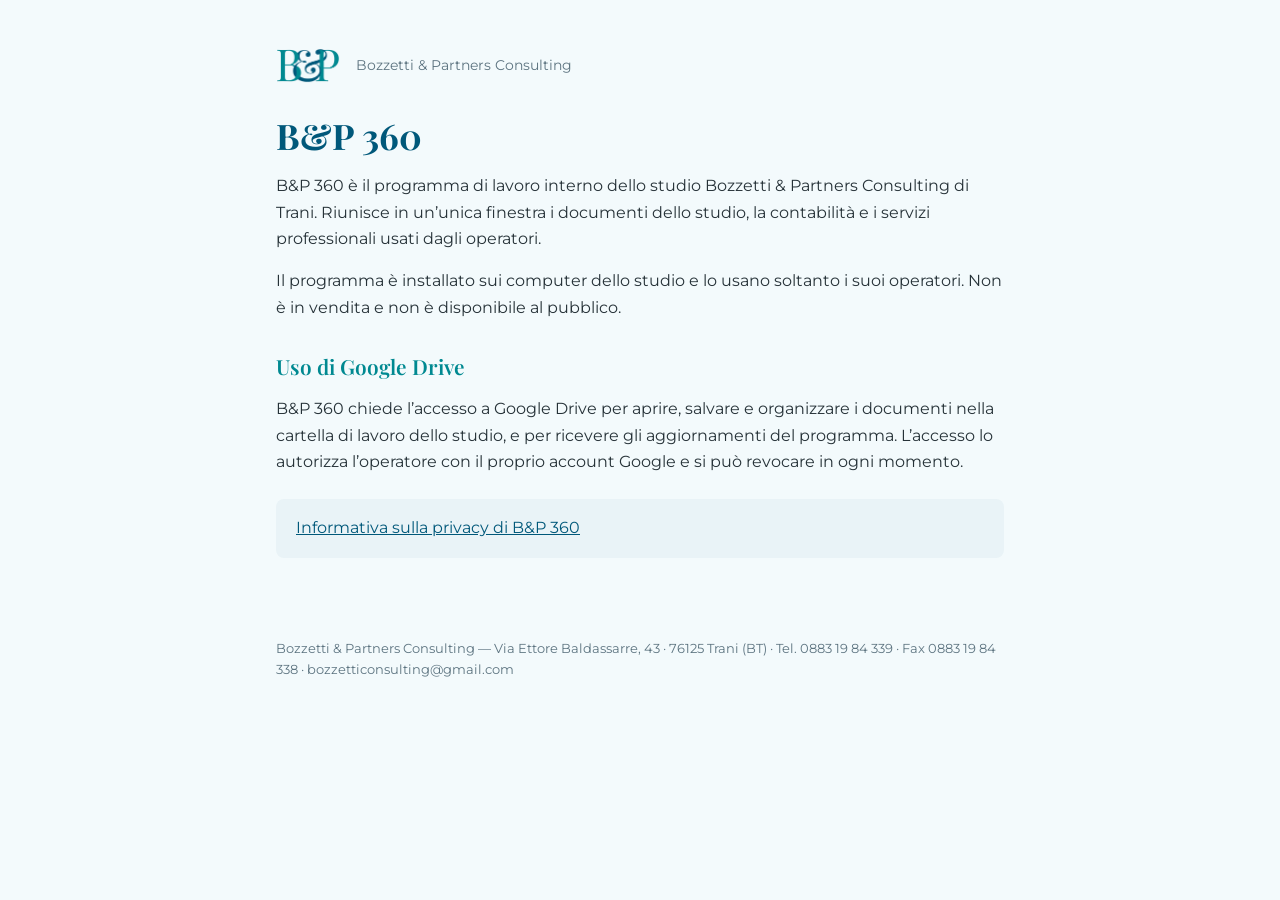
<file: index.html>
<!doctype html>
<html lang="it"><head><meta charset="utf-8"><meta name="viewport" content="width=device-width,initial-scale=1">
<title>B&amp;P 360 · Bozzetti &amp; Partners Consulting</title>
<link rel="preconnect" href="https://fonts.googleapis.com"><link href="https://fonts.googleapis.com/css2?family=Playfair+Display:wght@600;700&family=Montserrat:wght@400;600&display=swap" rel="stylesheet">
<link rel="stylesheet" href="stile.css"></head>
<body><main>
<header><img src="bp-monogramma.png" alt="Monogramma B&amp;P"><span>Bozzetti &amp; Partners Consulting</span></header>
<h1>B&amp;P 360</h1>
<p>B&amp;P 360 è il programma di lavoro interno dello studio Bozzetti &amp; Partners Consulting di Trani. Riunisce in un’unica finestra i documenti dello studio, la contabilità e i servizi professionali usati dagli operatori.</p>
<p>Il programma è installato sui computer dello studio e lo usano soltanto i suoi operatori. Non è in vendita e non è disponibile al pubblico.</p>
<h2>Uso di Google Drive</h2>
<p>B&amp;P 360 chiede l’accesso a Google Drive per aprire, salvare e organizzare i documenti nella cartella di lavoro dello studio, e per ricevere gli aggiornamenti del programma. L’accesso lo autorizza l’operatore con il proprio account Google e si può revocare in ogni momento.</p>
<div class="riquadro"><a href="privacy.html">Informativa sulla privacy di B&amp;P 360</a></div>
</main>
<footer>Bozzetti &amp; Partners Consulting — Via Ettore Baldassarre, 43 · 76125 Trani (BT) · Tel. 0883 19 84 339 · Fax 0883 19 84 338 · bozzetticonsulting@gmail.com</footer>
</body></html>
</file>
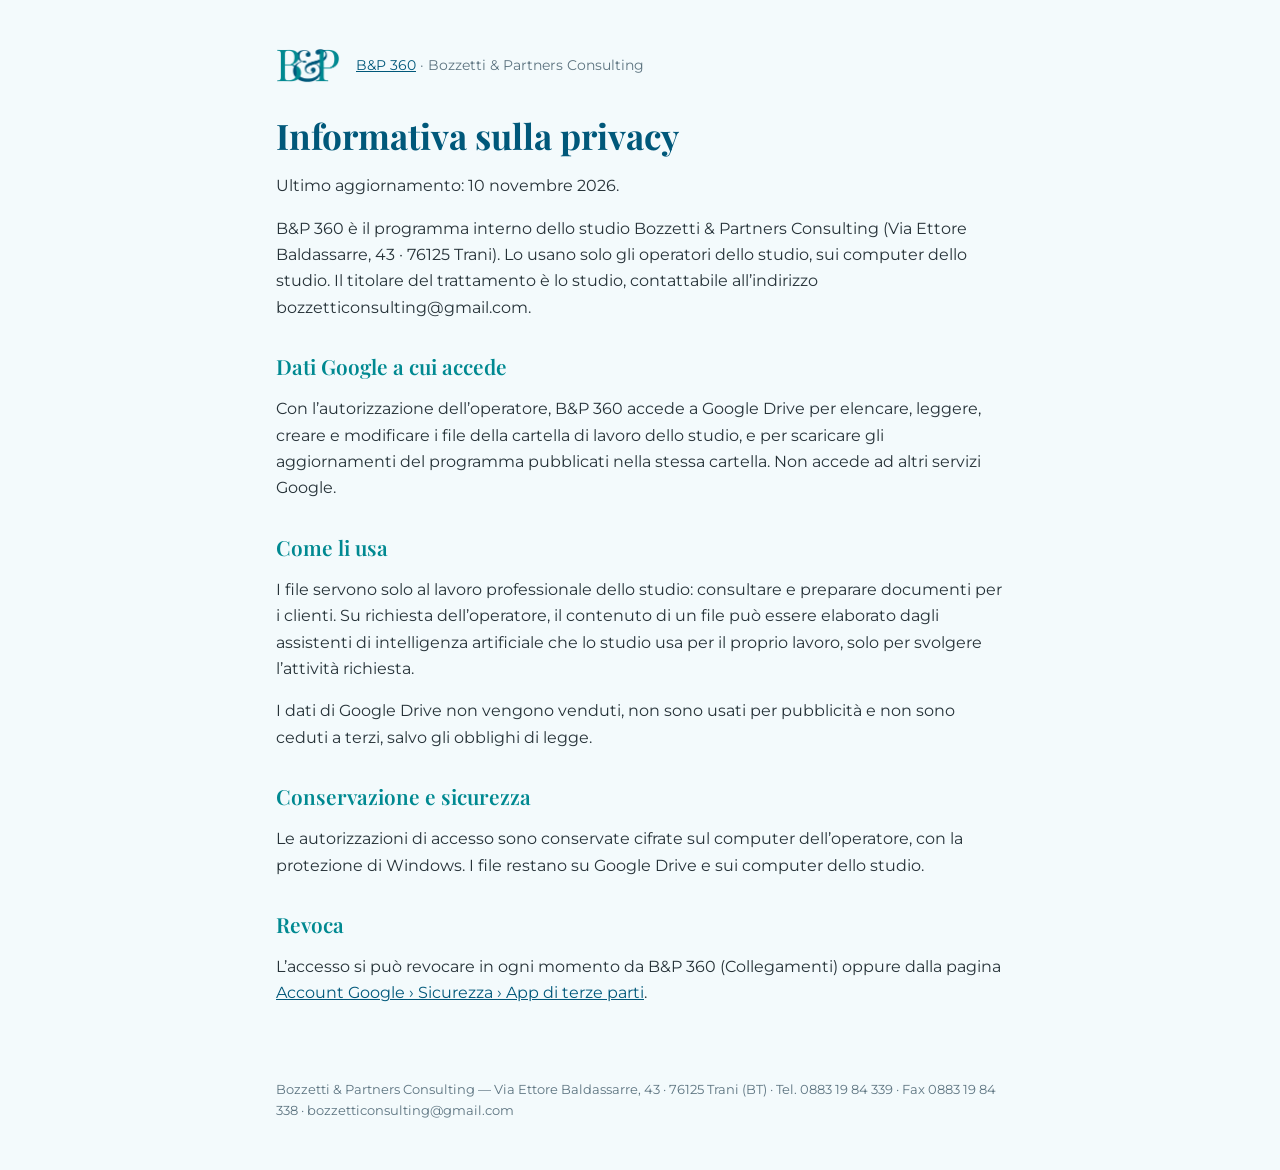
<file: privacy.html>
<!doctype html>
<html lang="it"><head><meta charset="utf-8"><meta name="viewport" content="width=device-width,initial-scale=1">
<title>Privacy B&amp;P 360</title>
<link rel="preconnect" href="https://fonts.googleapis.com"><link href="https://fonts.googleapis.com/css2?family=Playfair+Display:wght@600;700&family=Montserrat:wght@400;600&display=swap" rel="stylesheet">
<link rel="stylesheet" href="stile.css"></head>
<body><main>
<header><img src="bp-monogramma.png" alt="Monogramma B&amp;P"><span><a href="index.html">B&amp;P 360</a> · Bozzetti &amp; Partners Consulting</span></header>
<h1>Informativa sulla privacy</h1>
<p>Ultimo aggiornamento: 10 novembre 2026.</p>
<p>B&amp;P 360 è il programma interno dello studio Bozzetti &amp; Partners Consulting (Via Ettore Baldassarre, 43 · 76125 Trani). Lo usano solo gli operatori dello studio, sui computer dello studio. Il titolare del trattamento è lo studio, contattabile all’indirizzo bozzetticonsulting@gmail.com.</p>
<h2>Dati Google a cui accede</h2>
<p>Con l’autorizzazione dell’operatore, B&amp;P 360 accede a Google Drive per elencare, leggere, creare e modificare i file della cartella di lavoro dello studio, e per scaricare gli aggiornamenti del programma pubblicati nella stessa cartella. Non accede ad altri servizi Google.</p>
<h2>Come li usa</h2>
<p>I file servono solo al lavoro professionale dello studio: consultare e preparare documenti per i clienti. Su richiesta dell’operatore, il contenuto di un file può essere elaborato dagli assistenti di intelligenza artificiale che lo studio usa per il proprio lavoro, solo per svolgere l’attività richiesta.</p>
<p>I dati di Google Drive non vengono venduti, non sono usati per pubblicità e non sono ceduti a terzi, salvo gli obblighi di legge.</p>
<h2>Conservazione e sicurezza</h2>
<p>Le autorizzazioni di accesso sono conservate cifrate sul computer dell’operatore, con la protezione di Windows. I file restano su Google Drive e sui computer dello studio.</p>
<h2>Revoca</h2>
<p>L’accesso si può revocare in ogni momento da B&amp;P 360 (Collegamenti) oppure dalla pagina <a href="https://myaccount.google.com/permissions">Account Google › Sicurezza › App di terze parti</a>.</p>
</main>
<footer>Bozzetti &amp; Partners Consulting — Via Ettore Baldassarre, 43 · 76125 Trani (BT) · Tel. 0883 19 84 339 · Fax 0883 19 84 338 · bozzetticonsulting@gmail.com</footer>
</body></html>
</file>
<file: stile.css>
:root{--teal:#008991;--petrolio:#00587A;--ghiaccio:#F3FAFC;--inchiostro:#263238;--ardesia:#5D7480;--tono:#E9F3F7}
*{box-sizing:border-box}
body{margin:0;background:var(--ghiaccio);color:var(--inchiostro);font:16px/1.65 "Montserrat","Segoe UI",Arial,sans-serif}
main{max-width:760px;margin:0 auto;padding:48px 16px 32px}
header{display:flex;align-items:center;gap:16px;margin-bottom:32px}
header img{width:64px;height:auto}
header span{color:var(--ardesia);font-size:14px}
h1{font:700 2.2rem/1.2 "Playfair Display",Georgia,serif;color:var(--petrolio);margin:0 0 12px}
h2{font:600 1.3rem/1.3 "Playfair Display",Georgia,serif;color:var(--teal);margin:32px 0 8px}
a{color:var(--petrolio)}
.riquadro{background:var(--tono);border-radius:8px;padding:16px 20px;margin:24px 0}
footer{max-width:760px;margin:0 auto;padding:24px 16px 48px;color:var(--ardesia);font-size:13px}
</file>
